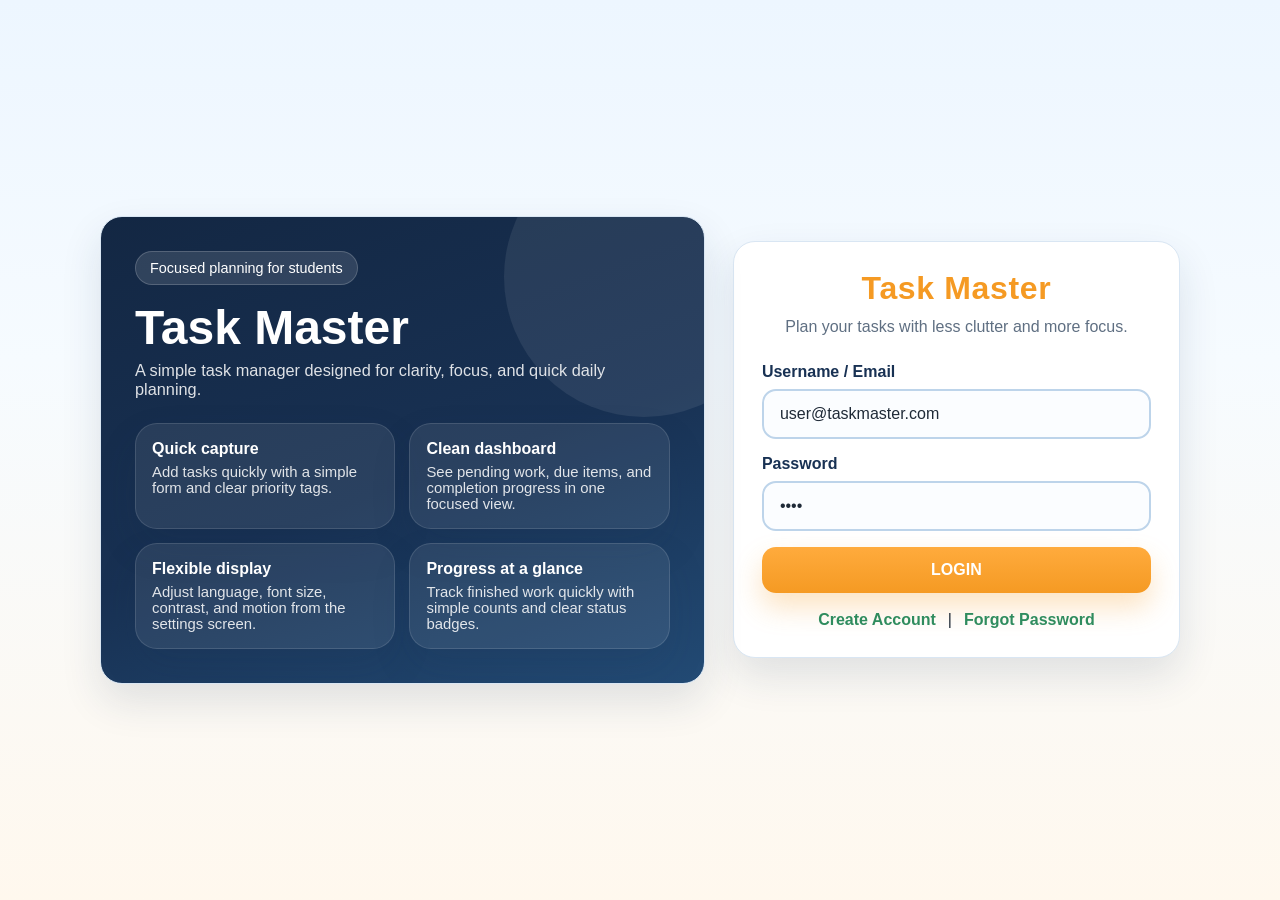
<file: index.html>
<!DOCTYPE html>
<html>
<head>
    <meta charset="UTF-8">
    <meta name="viewport" content="width=device-width, initial-scale=1.0">
    <title>Task Master Login</title>
    <link rel="stylesheet" href="style.css">
</head>
<body>
    <div class="page-shell">
        <div class="auth-wrap">
            <section class="hero-card">
                <div class="hero-badge">Focused planning for students</div>
                <h1>Task Master</h1>
                <p>A simple task manager designed for clarity, focus, and quick daily planning.</p>
                <div class="hero-grid">
                    <div class="mini-card">
                        <h3>Quick capture</h3>
                        <p>Add tasks quickly with a simple form and clear priority tags.</p>
                    </div>
                    <div class="mini-card">
                        <h3>Clean dashboard</h3>
                        <p>See pending work, due items, and completion progress in one focused view.</p>
                    </div>
                    <div class="mini-card">
                        <h3>Flexible display</h3>
                        <p>Adjust language, font size, contrast, and motion from the settings screen.</p>
                    </div>
                    <div class="mini-card">
                        <h3>Progress at a glance</h3>
                        <p>Track finished work quickly with simple counts and clear status badges.</p>
                    </div>
                </div>
            </section>
            <section class="auth-card">
                <div class="auth-top">
                    <h2 class="brand">Task Master</h2>
                    <p class="tagline">Plan your tasks with less clutter and more focus.</p>
                </div>
                <form id="loginForm">
                    <div class="field">
                        <label>Username / Email</label>
                        <input type="email" name="email" value="user@taskmaster.com" required>
                    </div>
                    <div class="field">
                        <label>Password</label>
                        <input type="password" name="password" value="1234" required>
                    </div>
                    <button class="btn" type="submit">LOGIN</button>
                </form>
                <div class="links-row">
                    <a href="signup.html">Create Account</a>
                    <span>|</span>
                    <a href="forgot-password.html">Forgot Password</a>
                </div>
            </section>
        </div>
    </div>
    <script src="app.js"></script>
</body>
</html>
</file>
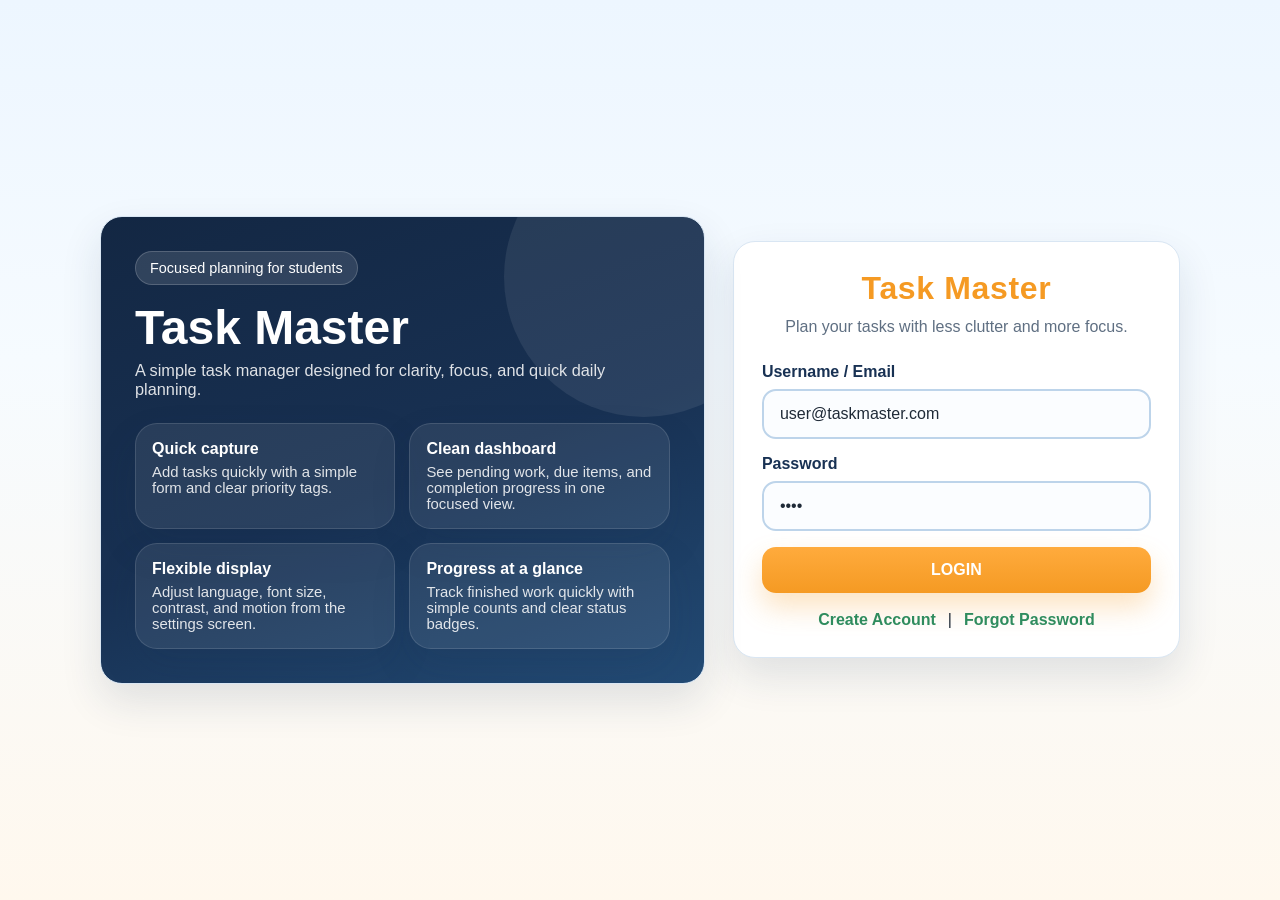
<file: add-task.html>
<!DOCTYPE html>
<html>
<head>
    <meta charset="UTF-8">
    <meta name="viewport" content="width=device-width, initial-scale=1.0">
    <title>Add Task</title>
    <link rel="stylesheet" href="style.css">
</head>
<body data-page="add-task">
    <div class="app-layout">
        <aside class="sidebar">
            <h1 class="brand">Task Master</h1>
            <p>Stay on top of your tasks with a simpler workflow.</p>
            <nav class="nav-list">
                <a class="nav-link" href="dashboard.html">◉ <span data-word="dashboard"></span></a>
                <a class="nav-link active" href="add-task.html">＋ <span data-word="addTask"></span></a>
                <a class="nav-link" href="progress.html">▣ <span data-word="progress"></span></a>
                <a class="nav-link" href="settings.html">⚙ <span data-word="settings"></span></a>
                <a class="nav-link" href="#" data-logout>↩ <span data-word="logout"></span></a>
            </nav>
        </aside>

        <main class="content">
            <div class="topbar">
                <div>
                    <h1 class="page-title" data-word="addTaskTitle"></h1>
                    <p class="page-subtitle">Fill only the fields needed and save the task in one step.</p>
                </div>
                <div class="pill notes-only">Recognition over recall • visible labels</div>
            </div>

            <div class="two-col notes-layout">
                <section class="main-card" id="demoRecognitionForm">
                    <form id="taskForm">
                        <div class="field">
                            <label data-word="taskTitle"></label>
                            <input type="text" name="title" placeholder="Prepare HCI viva points">
                        </div>
                        <div class="two-col">
                            <div class="field">
                                <label data-word="category"></label>
                                <select name="category">
                                    <option value="Study">Study</option>
                                    <option value="Project">Project</option>
                                    <option value="Personal">Personal</option>
                                    <option value="Health">Health</option>
                                </select>
                            </div>
                            <div class="field">
                                <label data-word="priority"></label>
                                <select name="priority">
                                    <option value="Low">Low</option>
                                    <option value="Medium" selected>Medium</option>
                                    <option value="High">High</option>
                                </select>
                            </div>
                        </div>
                        <div class="two-col">
                            <div class="field">
                                <label data-word="dueDate"></label>
                                <input type="date" name="date">
                            </div>
                            <div class="field">
                                <label data-word="dueTime"></label>
                                <input type="time" name="time">
                            </div>
                        </div>
                        <div class="field">
                            <label data-word="description"></label>
                            <textarea name="description" placeholder="Keep the task description short and easy to scan."></textarea>
                        </div>
                        <div class="split-row" id="demoFittsActions">
                            <a class="ghost-btn" href="dashboard.html">Back to Dashboard</a>
                            <button class="btn inline" type="submit" data-word="saveTask"></button>
                        </div>
                    </form>
                </section>
                <div class="right-stack notes-only">
                    <section class="note-card">
                        <h3 data-word="principleMap"></h3>
                        <ul>
                            <li><strong>Minimalist design:</strong> no extra fields are shown during primary task entry.</li>
                            <li><strong>Good mapping:</strong> date, time, and priority are grouped together in a logical order.</li>
                            <li><strong>Large targets:</strong> save and navigation buttons are clearly separated.</li>
                            <li><strong>Error prevention:</strong> required fields avoid half-finished task entries.</li>
                        </ul>
                    </section>
                    <section class="section-card">
                        <div class="section-head"><h3 data-word="peerTest"></h3></div>
                        <p class="small" data-word="peerText"></p>
                    </section>
                </div>
            </div>
        </main>
    </div>
    <script src="app.js"></script>
</body>
</html>
</file>
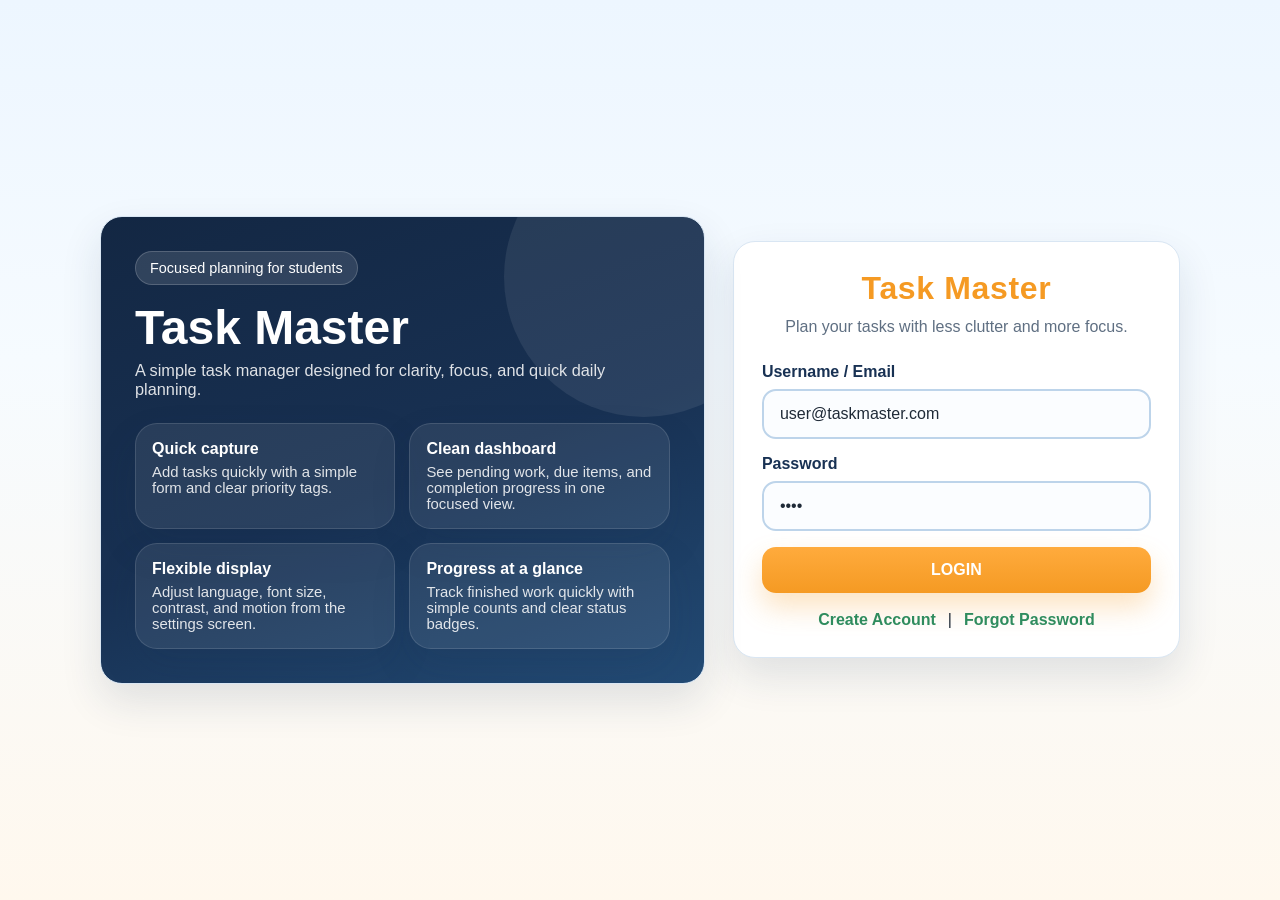
<file: dashboard.html>
<!DOCTYPE html>
<html>
<head>
    <meta charset="UTF-8">
    <meta name="viewport" content="width=device-width, initial-scale=1.0">
    <title>Dashboard</title>
    <link rel="stylesheet" href="style.css">
</head>
<body data-page="dashboard">
    <div class="app-layout">
        <aside class="sidebar">
            <h1 class="brand">Task Master</h1>
            <p>Stay on top of your tasks with a simpler workflow.</p>
            <nav class="nav-list">
                <a class="nav-link active" href="dashboard.html">◉ <span data-word="dashboard"></span></a>
                <a class="nav-link" href="add-task.html">＋ <span data-word="addTask"></span></a>
                <a class="nav-link" href="progress.html">▣ <span data-word="progress"></span></a>
                <a class="nav-link" href="settings.html">⚙ <span data-word="settings"></span></a>
                <a class="nav-link" href="#" data-logout>↩ <span data-word="logout"></span></a>
            </nav>
        </aside>

        <main class="content">
            <div class="topbar">
                <div>
                    <h1 class="page-title" id="welcomeName"></h1>
                    <p class="page-subtitle" data-word="todaysFocus"></p>
                </div>
                <div class="topbar-tools">
                    <a class="ghost-btn" href="add-task.html" id="demoFittsAddTask">+ <span data-word="addTask"></span></a>
                    <div class="pill notes-only">Simple workflow • clear hierarchy</div>
                </div>
            </div>

            <div class="metrics-grid" id="demoFeedbackMetrics">
                <div class="metric-card"><h3 data-word="totalTasks"></h3><strong id="countTotal">0</strong><span>All tasks in one place</span></div>
                <div class="metric-card"><h3 data-word="pending"></h3><strong id="countPending">0</strong><span>Tasks waiting to be done</span></div>
                <div class="metric-card"><h3 data-word="completed"></h3><strong id="countCompleted">0</strong><span>Finished tasks so far</span></div>
                <div class="metric-card"><h3 data-word="highPriority"></h3><strong id="countHigh">0</strong><span>Tasks needing quick attention</span></div>
            </div>

            <div class="grid-main">
                <section class="main-card" id="demoConsistencyPanel">
                    <div class="section-head">
                        <h2 data-word="dashboard"></h2>
                        <div class="tabs" id="demoHickTabs">
                            <button class="tab-btn active" data-filter="all" data-word="allTasks"></button>
                            <button class="tab-btn" data-filter="due" data-word="dueSoon"></button>
                            <button class="tab-btn" data-filter="done" data-word="done"></button>
                        </div>
                    </div>
                    <div id="taskList" class="task-list"></div>
                </section>

                <div class="right-stack">
                    <section class="note-card notes-only" id="demoDesignNotesCard">
                        <h3 data-word="whyThisWorks"></h3>
                        <ul>
                            <li>Layout stays consistent across screens so actions feel predictable.</li>
                            <li>Important controls are always visible and easy to understand.</li>
                            <li>Only a few task views are shown at a time to avoid overload.</li>
                            <li>Main actions are easy to reach for quick interaction.</li>
                        </ul>
                    </section>
                    <section class="section-card">
                        <div class="section-head"><h3 data-word="dueSoon"></h3></div>
                        <div id="dueSoonList" class="feedback-box"></div>
                    </section>
                </div>
            </div>
        </main>
    </div>
    <script src="app.js"></script>
</body>
</html>
</file>
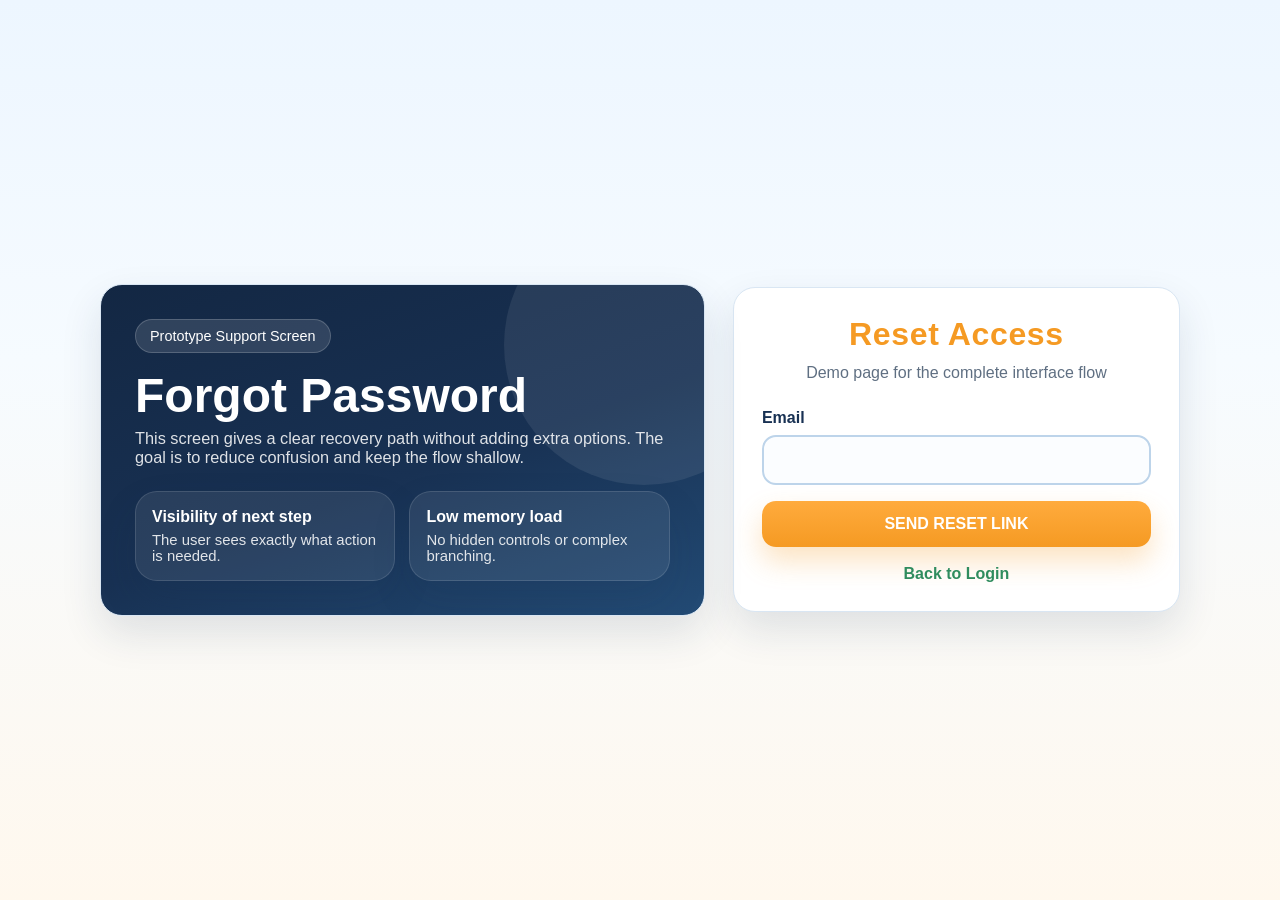
<file: forgot-password.html>
<!DOCTYPE html>
<html>
<head>
    <meta charset="UTF-8">
    <meta name="viewport" content="width=device-width, initial-scale=1.0">
    <title>Forgot Password</title>
    <link rel="stylesheet" href="style.css">
</head>
<body>
    <div class="page-shell">
        <div class="auth-wrap">
            <section class="hero-card">
                <div class="hero-badge">Prototype Support Screen</div>
                <h1>Forgot Password</h1>
                <p>This screen gives a clear recovery path without adding extra options. The goal is to reduce confusion and keep the flow shallow.</p>
                <div class="hero-grid">
                    <div class="mini-card">
                        <h3>Visibility of next step</h3>
                        <p>The user sees exactly what action is needed.</p>
                    </div>
                    <div class="mini-card">
                        <h3>Low memory load</h3>
                        <p>No hidden controls or complex branching.</p>
                    </div>
                </div>
            </section>
            <section class="auth-card">
                <div class="auth-top">
                    <h2 class="brand">Reset Access</h2>
                    <p class="tagline">Demo page for the complete interface flow</p>
                </div>
                <form id="forgotForm">
                    <div class="field">
                        <label>Email</label>
                        <input type="email" name="email" required>
                    </div>
                    <button class="btn" type="submit">SEND RESET LINK</button>
                </form>
                <div class="links-row">
                    <a href="index.html">Back to Login</a>
                </div>
            </section>
        </div>
    </div>
    <script src="app.js"></script>
</body>
</html>
</file>
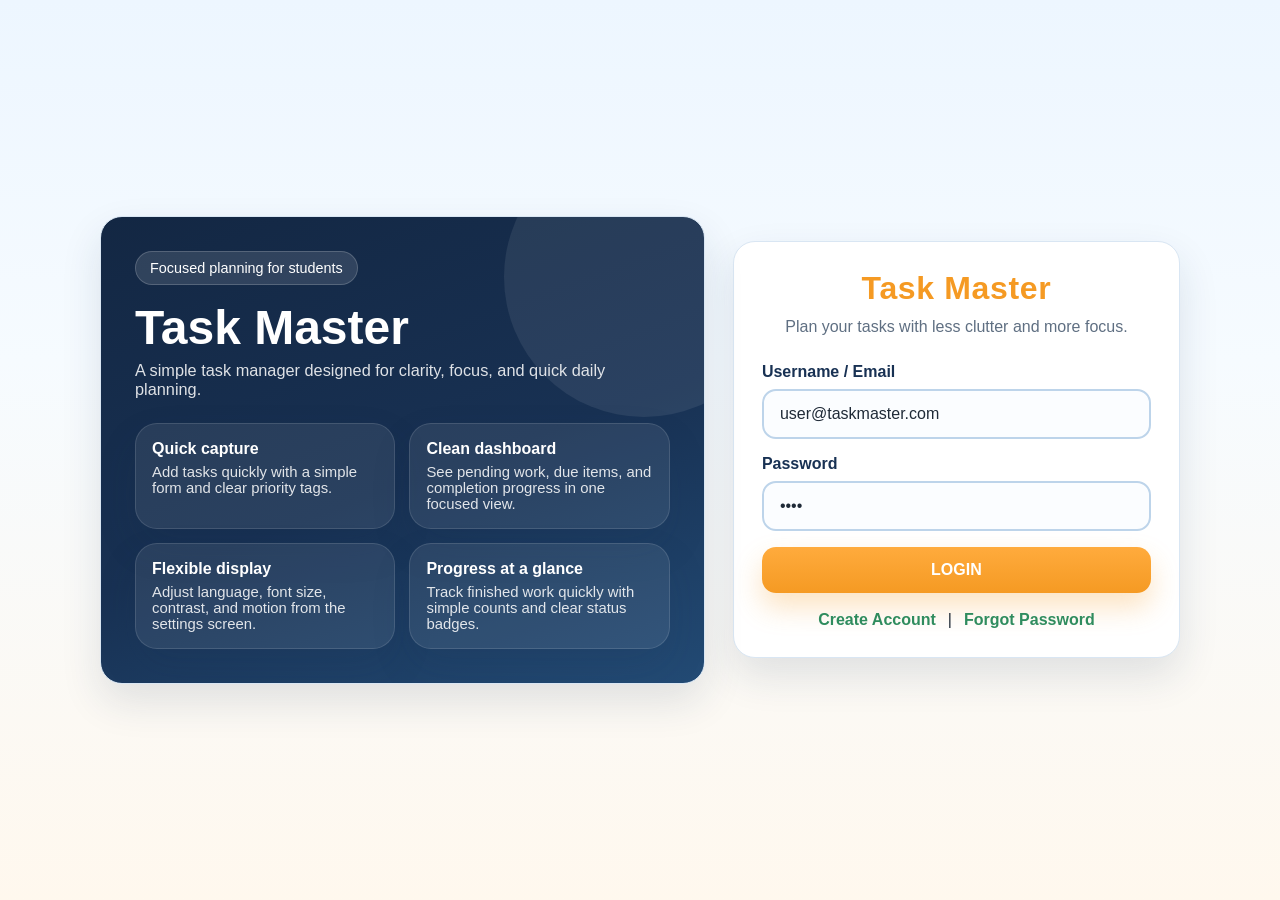
<file: progress.html>
<!DOCTYPE html>
<html>
<head>
    <meta charset="UTF-8">
    <meta name="viewport" content="width=device-width, initial-scale=1.0">
    <title>Progress</title>
    <link rel="stylesheet" href="style.css">
</head>
<body data-page="progress">
    <div class="app-layout">
        <aside class="sidebar">
            <h1 class="brand">Task Master</h1>
            <p>Stay on top of your tasks with a simpler workflow.</p>
            <nav class="nav-list">
                <a class="nav-link" href="dashboard.html">◉ <span data-word="dashboard"></span></a>
                <a class="nav-link" href="add-task.html">＋ <span data-word="addTask"></span></a>
                <a class="nav-link active" href="progress.html">▣ <span data-word="progress"></span></a>
                <a class="nav-link" href="settings.html">⚙ <span data-word="settings"></span></a>
                <a class="nav-link" href="#" data-logout>↩ <span data-word="logout"></span></a>
            </nav>
        </aside>

        <main class="content">
            <div class="topbar">
                <div>
                    <h1 class="page-title" data-word="progressTitle"></h1>
                    <p class="page-subtitle">Track completion clearly with one visual summary.</p>
                </div>
                <div class="pill notes-only">Status visibility • simple analytics</div>
            </div>

            <div class="two-col">
                <section class="main-card center" id="demoProgressStatus">
                    <div id="progressRing" class="progress-ring" style="--fill: 0deg;"><span>0%</span></div>
                    <div class="cards-grid">
                        <div class="metric-card"><h3>Total</h3><strong id="progressTotal">0</strong></div>
                        <div class="metric-card"><h3>Completed</h3><strong id="progressCompleted">0</strong></div>
                        <div class="metric-card"><h3>Pending</h3><strong id="progressPending">0</strong></div>
                        <div class="metric-card"><h3>High Priority</h3><strong id="progressHigh">0</strong></div>
                    </div>
                </section>
                <section class="section-card">
                    <div class="section-head"><h3>Task distribution</h3></div>
                    <div class="bar-wrap">
                        <div class="bar-row"><strong>Completed</strong><div class="bar"><div id="barCompleted"></div></div><span id="barCompletedText">0%</span></div>
                        <div class="bar-row"><strong>Pending</strong><div class="bar"><div id="barPending"></div></div><span id="barPendingText">0%</span></div>
                        <div class="bar-row"><strong>High priority</strong><div class="bar"><div id="barHigh"></div></div><span id="barHighText">0%</span></div>
                    </div>
                </section>
            </div>

            <div class="two-col notes-only" style="margin-top: 18px;">
                <section class="note-card">
                    <h3 data-word="topFeedback"></h3>
                    <div class="feedback-box">
                        <div class="feedback-item"><strong>Understanding the interface</strong><span>Very Easy / Easy</span></div>
                        <div class="feedback-item"><strong>Adding a new task</strong><span>Very Easy / Easy</span></div>
                        <div class="feedback-item"><strong>Dashboard clarity</strong><span>Very Easy / Easy</span></div>
                        <div class="feedback-item"><strong>Overall usability</strong><span>Excellent / Good</span></div>
                    </div>
                </section>
                <section class="note-card">
                    <h3>How this supports the report</h3>
                    <ul>
                        <li>Shows visible completion rate for system status.</li>
                        <li>Supports the progress screen already present in the prototype and PPT.</li>
                        <li>Lets us explain feedback-driven refinement using a clear visual summary.</li>
                    </ul>
                </section>
            </div>
        </main>
    </div>
    <script src="app.js"></script>
</body>
</html>
</file>
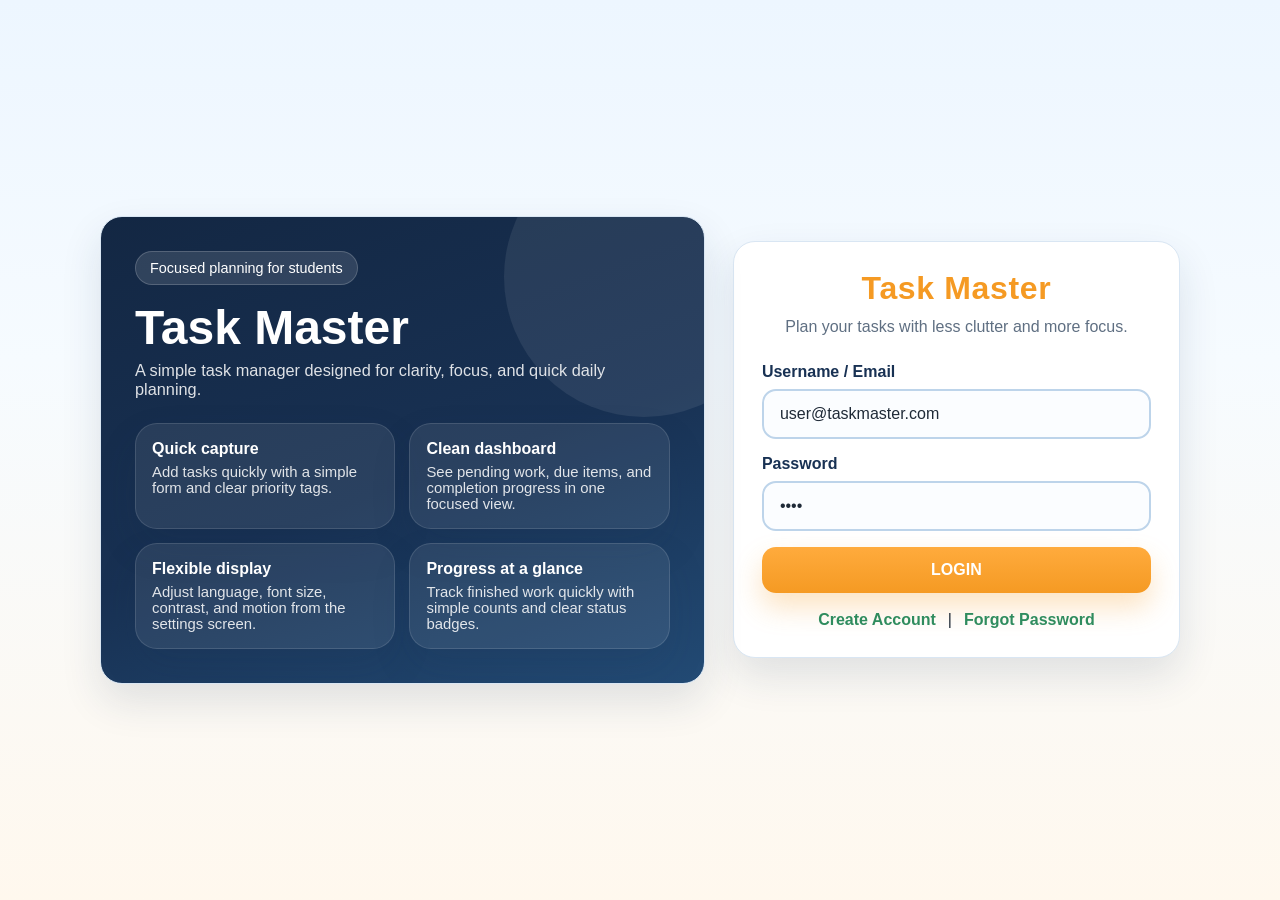
<file: settings.html>
<!DOCTYPE html>
<html>
<head>
    <meta charset="UTF-8">
    <meta name="viewport" content="width=device-width, initial-scale=1.0">
    <title>Settings</title>
    <link rel="stylesheet" href="style.css">
</head>
<body data-page="settings">
    <div class="app-layout">
        <aside class="sidebar">
            <h1 class="brand">Task Master</h1>
            <p>Stay on top of your tasks with a simpler workflow.</p>
            <nav class="nav-list">
                <a class="nav-link" href="dashboard.html">◉ <span data-word="dashboard"></span></a>
                <a class="nav-link" href="add-task.html">＋ <span data-word="addTask"></span></a>
                <a class="nav-link" href="progress.html">▣ <span data-word="progress"></span></a>
                <a class="nav-link active" href="settings.html">⚙ <span data-word="settings"></span></a>
                <a class="nav-link" href="#" data-logout>↩ <span data-word="logout"></span></a>
            </nav>
        </aside>

        <main class="content">
            <div class="topbar">
                <div>
                    <h1 class="page-title" data-word="settingsTitle"></h1>
                    <p class="page-subtitle">One place for language, font size, contrast, motion, and layout preferences.</p>
                </div>
                <div class="pill notes-only">Accessibility mode • inclusive interaction</div>
            </div>

            <form id="settingsForm" class="settings-grid">
                <section class="settings-card">
                    <h3>Display</h3>
                    <div class="field">
                        <label data-word="language"></label>
                        <select id="language" name="language">
                            <option value="en">English</option>
                            <option value="ta">Tamil</option>
                            <option value="hi">Hindi</option>
                        </select>
                    </div>
                    <div class="field">
                        <label data-word="fontSize"></label>
                        <select id="fontSize" name="fontSize">
                            <option value="15">Small</option>
                            <option value="16">Normal</option>
                            <option value="18">Large</option>
                            <option value="20">Extra Large</option>
                        </select>
                    </div>
                    <button class="btn" type="submit" data-word="saveChanges"></button>
                </section>
                <section class="settings-card" id="demoUniversalDesign">
                    <h3>Accessibility</h3>
                    <div class="switch-row">
                        <div><strong data-word="highContrast"></strong><span>Improves readability and visibility.</span></div>
                        <input id="contrast" name="contrast" type="checkbox">
                    </div>
                    <div class="switch-row">
                        <div><strong data-word="reduceMotion"></strong><span>Removes movement for comfort.</span></div>
                        <input id="reduceMotion" name="reduceMotion" type="checkbox">
                    </div>
                    <div class="switch-row">
                        <div><strong data-word="simpleMode"></strong><span>Keeps the layout visually lighter.</span></div>
                        <input id="simpleMode" name="simpleMode" type="checkbox">
                    </div>
                    <div class="switch-row demo-switch-row">
                        <div><strong>Show design notes</strong><span>Turns on the explanation view used during class demonstration.</span></div>
                        <input id="showNotes" name="showNotes" type="checkbox">
                    </div>
                    <div class="demo-tools" id="demoTools">
                        <button type="button" class="btn secondary inline" id="openPrincipleMap">Show principles</button>
                    </div>
                </section>
            </form>

            <div class="two-col notes-only" style="margin-top: 18px;">
                <section class="note-card">
                    <h3>Principles shown here</h3>
                    <ul>
                        <li><strong>Universal design:</strong> settings support different readability needs.</li>
                        <li><strong>User control:</strong> preferences can be changed without affecting the main flow.</li>
                        <li><strong>Consistency:</strong> controls use the same styling and spacing as every other screen.</li>
                    </ul>
                </section>
                <section class="note-card">
                    <h3>Feedback applied</h3>
                    <ul>
                        <li>Simple layout options were added after peer feedback about visual comfort.</li>
                        <li>Language support was fixed to demonstrate inclusive design more clearly.</li>
                        <li>All accessibility controls were grouped in one screen to avoid confusion.</li>
                    </ul>
                </section>
            </div>
        </main>
    </div>

    <div class="demo-modal" id="principleModal" aria-hidden="true">
        <div class="demo-modal-backdrop" data-close-demo></div>
        <div class="demo-modal-panel">
            <div class="demo-modal-head">
                <h3>Show implemented principles</h3>
                <button type="button" class="icon-btn" data-close-demo>×</button>
            </div>
            <p class="small">Pick a principle and the app will open the screen where it is demonstrated with highlights and arrows.</p>
            <div class="principle-list">
                <button type="button" class="principle-item" data-principle="Hick's Law">
                    <strong>Hick's Law</strong>
                    <span>Dashboard task views are limited to three quick filters.</span>
                </button>
                <button type="button" class="principle-item" data-principle="Fitts' Law">
                    <strong>Fitts' Law</strong>
                    <span>Primary add-task and save actions are large and easy to reach.</span>
                </button>
                <button type="button" class="principle-item" data-principle="Recognition over Recall">
                    <strong>Recognition over Recall</strong>
                    <span>Task entry uses visible labels and grouped controls.</span>
                </button>
                <button type="button" class="principle-item" data-principle="Consistency">
                    <strong>Consistency</strong>
                    <span>Navigation, spacing, and cards repeat across screens.</span>
                </button>
                <button type="button" class="principle-item" data-principle="Feedback">
                    <strong>Feedback</strong>
                    <span>Dashboard counts and progress visuals show system status.</span>
                </button>
                <button type="button" class="principle-item" data-principle="Universal Design">
                    <strong>Universal Design</strong>
                    <span>Accessibility controls support different users from one screen.</span>
                </button>
            </div>
        </div>
    </div>

    <script src="app.js"></script>
</body>
</html>
</file>
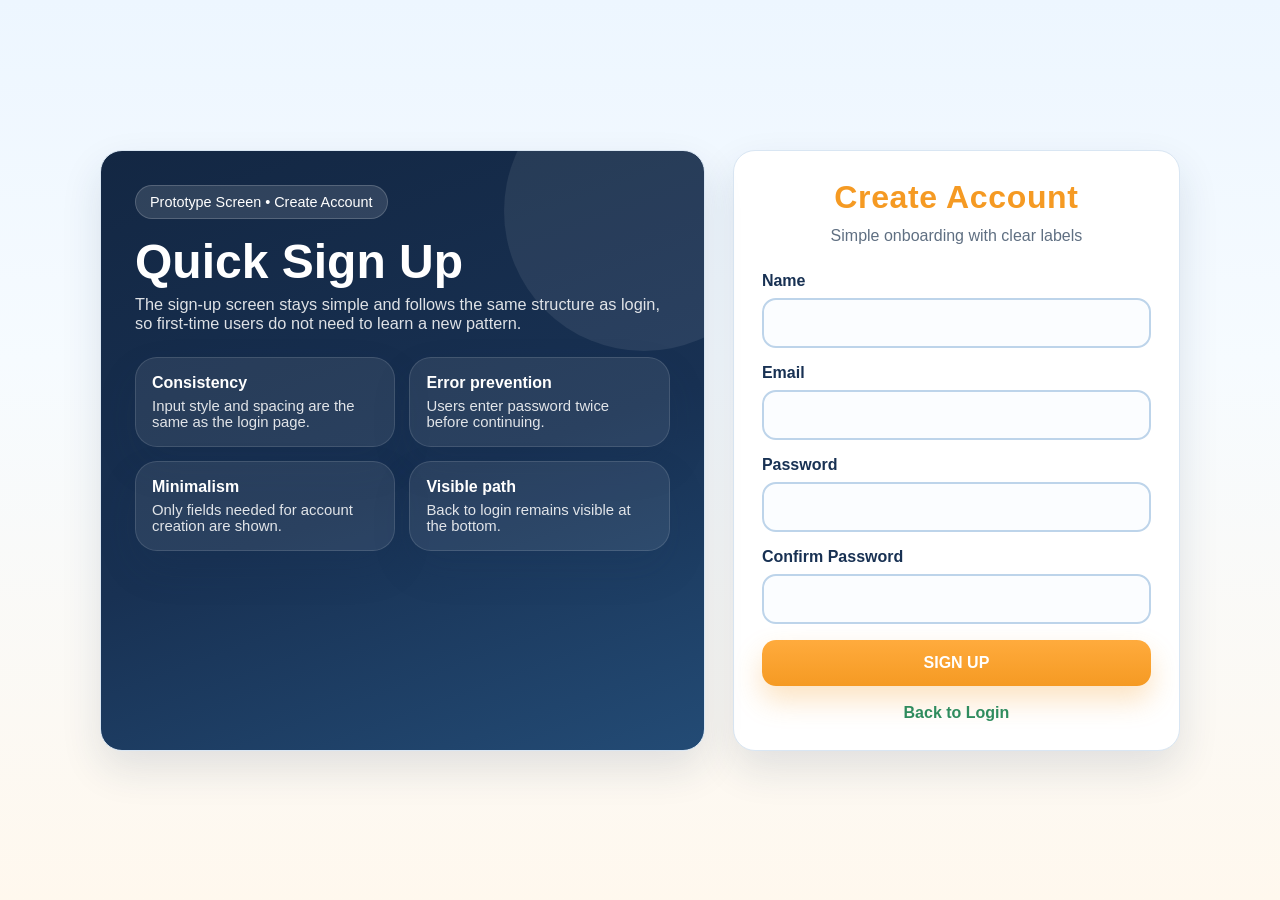
<file: signup.html>
<!DOCTYPE html>
<html>
<head>
    <meta charset="UTF-8">
    <meta name="viewport" content="width=device-width, initial-scale=1.0">
    <title>Create Account</title>
    <link rel="stylesheet" href="style.css">
</head>
<body>
    <div class="page-shell">
        <div class="auth-wrap">
            <section class="hero-card">
                <div class="hero-badge">Prototype Screen • Create Account</div>
                <h1>Quick Sign Up</h1>
                <p>The sign-up screen stays simple and follows the same structure as login, so first-time users do not need to learn a new pattern.</p>
                <div class="hero-grid">
                    <div class="mini-card">
                        <h3>Consistency</h3>
                        <p>Input style and spacing are the same as the login page.</p>
                    </div>
                    <div class="mini-card">
                        <h3>Error prevention</h3>
                        <p>Users enter password twice before continuing.</p>
                    </div>
                    <div class="mini-card">
                        <h3>Minimalism</h3>
                        <p>Only fields needed for account creation are shown.</p>
                    </div>
                    <div class="mini-card">
                        <h3>Visible path</h3>
                        <p>Back to login remains visible at the bottom.</p>
                    </div>
                </div>
            </section>
            <section class="auth-card">
                <div class="auth-top">
                    <h2 class="brand">Create Account</h2>
                    <p class="tagline">Simple onboarding with clear labels</p>
                </div>
                <form id="signupForm">
                    <div class="field">
                        <label>Name</label>
                        <input type="text" name="name" required>
                    </div>
                    <div class="field">
                        <label>Email</label>
                        <input type="email" name="email" required>
                    </div>
                    <div class="field">
                        <label>Password</label>
                        <input type="password" name="password" required>
                    </div>
                    <div class="field">
                        <label>Confirm Password</label>
                        <input type="password" name="confirmPassword" required>
                    </div>
                    <button class="btn" type="submit">SIGN UP</button>
                </form>
                <div class="links-row">
                    <a href="index.html">Back to Login</a>
                </div>
            </section>
        </div>
    </div>
    <script src="app.js"></script>
</body>
</html>
</file>
<file: style.css>
:root {
    --bg: #eef5fb;
    --bg-soft: #f7fbff;
    --card: #ffffff;
    --navy: #183153;
    --navy-2: #23466f;
    --accent: #f59a23;
    --accent-soft: #ffe2b7;
    --green: #2e9d69;
    --red: #d45454;
    --yellow: #c98a13;
    --blue-soft: #d9ebff;
    --text: #1f2a37;
    --muted: #5f6f82;
    --line: #d9e6f3;
    --shadow: 0 18px 40px rgba(24, 49, 83, 0.12);
    --radius: 22px;
    --radius-sm: 14px;
    --font-size: 16px;
}

* {
    box-sizing: border-box;
}

html {
    font-size: var(--font-size);
    scroll-behavior: smooth;
}

body {
    margin: 0;
    font-family: Arial, Helvetica, sans-serif;
    background: linear-gradient(180deg, #edf6ff 0%, #f6fbff 40%, #fff8ee 100%);
    color: var(--text);
}

body.contrast {
    --bg: #ffffff;
    --bg-soft: #ffffff;
    --card: #ffffff;
    --navy: #000000;
    --navy-2: #111111;
    --accent: #ff8c00;
    --accent-soft: #fff1d6;
    --green: #0b7a43;
    --red: #b00020;
    --yellow: #8a5a00;
    --blue-soft: #e6f2ff;
    --text: #000000;
    --muted: #1c1c1c;
    --line: #000000;
    --shadow: 0 0 0 rgba(0, 0, 0, 0);
}

body.reduce-motion *, body.reduce-motion *::before, body.reduce-motion *::after {
    transition: none !important;
    animation: none !important;
}

a {
    color: var(--navy);
    text-decoration: none;
}

button, input, select, textarea {
    font: inherit;
}

.page-shell {
    min-height: 100vh;
    display: grid;
    place-items: center;
    padding: 28px;
}

.auth-wrap {
    width: 100%;
    max-width: 1080px;
    display: grid;
    grid-template-columns: 1.15fr 0.85fr;
    gap: 28px;
    align-items: stretch;
}

.hero-card, .panel, .auth-card, .main-card, .task-card, .metric-card, .section-card, .mini-card, .note-card, .settings-card {
    background: var(--card);
    border-radius: var(--radius);
    box-shadow: var(--shadow);
    border: 1px solid var(--line);
}

.hero-card {
    background: linear-gradient(160deg, #132743 0%, #183153 55%, #234b75 100%);
    color: white;
    padding: 34px;
    position: relative;
    overflow: hidden;
}

.hero-card::after {
    content: "";
    position: absolute;
    width: 280px;
    height: 280px;
    right: -80px;
    top: -80px;
    border-radius: 50%;
    background: rgba(255, 255, 255, 0.08);
}

.hero-badge {
    display: inline-block;
    padding: 8px 14px;
    border-radius: 999px;
    background: rgba(255, 255, 255, 0.12);
    border: 1px solid rgba(255, 255, 255, 0.18);
    font-size: 0.9rem;
    margin-bottom: 18px;
}

.hero-card h1 {
    font-size: 3rem;
    margin: 0 0 8px;
    line-height: 1.05;
}

.hero-card p {
    color: rgba(255, 255, 255, 0.86);
    font-size: 1.02rem;
    margin: 0 0 18px;
    max-width: 580px;
}

.hero-grid {
    display: grid;
    grid-template-columns: repeat(2, minmax(0, 1fr));
    gap: 14px;
    margin-top: 24px;
}

.mini-card {
    background: rgba(255, 255, 255, 0.08);
    border: 1px solid rgba(255, 255, 255, 0.12);
    padding: 16px;
}

.mini-card h3 {
    margin: 0 0 6px;
    font-size: 1rem;
}

.mini-card p {
    margin: 0;
    font-size: 0.93rem;
}

.auth-card {
    padding: 28px;
    align-self: center;
}

.auth-top {
    text-align: center;
    margin-bottom: 24px;
}

.brand {
    font-size: 2rem;
    margin: 0;
    color: var(--accent);
    font-weight: 800;
    letter-spacing: 0.02em;
}

.tagline {
    margin: 8px 0 0;
    color: var(--muted);
    line-height: 1.5;
}

.field {
    display: grid;
    gap: 8px;
    margin-bottom: 16px;
}

.field label {
    font-weight: 700;
    color: var(--navy);
}

.field input, .field select, .field textarea {
    width: 100%;
    border: 2px solid #bdd4ea;
    background: #fbfdff;
    border-radius: 14px;
    padding: 14px 16px;
    color: var(--text);
}

.field textarea {
    min-height: 120px;
    resize: vertical;
}

.field input:focus, .field select:focus, .field textarea:focus {
    outline: none;
    border-color: var(--accent);
    box-shadow: 0 0 0 4px rgba(245, 154, 35, 0.14);
}

.btn, .ghost-btn, .chip, .tab-btn {
    border: 0;
    cursor: pointer;
    transition: transform 0.18s ease, box-shadow 0.18s ease, background 0.18s ease;
}

.btn:hover, .ghost-btn:hover, .chip:hover, .tab-btn:hover {
    transform: translateY(-1px);
}

.btn {
    width: 100%;
    padding: 14px 18px;
    border-radius: 14px;
    background: linear-gradient(180deg, #ffab3d 0%, #f59a23 100%);
    color: #fff;
    font-weight: 800;
    box-shadow: 0 14px 28px rgba(245, 154, 35, 0.28);
}

.btn.secondary {
    background: linear-gradient(180deg, #21466f 0%, #183153 100%);
    box-shadow: 0 14px 28px rgba(24, 49, 83, 0.22);
}

.btn.inline {
    width: auto;
}

.ghost-btn {
    padding: 12px 16px;
    border-radius: 14px;
    background: var(--bg-soft);
    color: var(--navy);
    border: 1px solid var(--line);
    font-weight: 700;
}

.links-row, .inline-row, .split-row {
    display: flex;
    align-items: center;
    justify-content: space-between;
    gap: 12px;
    flex-wrap: wrap;
}

.links-row {
    margin-top: 18px;
    justify-content: center;
}

.links-row a {
    color: #2f8c5e;
    font-weight: 700;
}

.check-row {
    display: flex;
    align-items: center;
    gap: 10px;
    margin: 14px 0 4px;
    color: var(--muted);
}

.app-layout {
    min-height: 100vh;
    display: grid;
    grid-template-columns: 270px 1fr;
}

.sidebar {
    background: linear-gradient(180deg, #142742 0%, #173152 100%);
    color: white;
    padding: 24px 18px;
    position: sticky;
    top: 0;
    height: 100vh;
}

.sidebar .brand {
    color: white;
    font-size: 1.8rem;
}

.sidebar p {
    color: rgba(255,255,255,0.76);
    line-height: 1.5;
}

.nav-list {
    display: grid;
    gap: 10px;
    margin: 28px 0;
}

.nav-link {
    display: flex;
    align-items: center;
    gap: 12px;
    padding: 14px 16px;
    border-radius: 16px;
    color: rgba(255,255,255,0.86);
    font-weight: 700;
}

.nav-link.active, .nav-link:hover {
    background: rgba(160, 218, 255, 0.16);
    color: white;
}

.sidebar-note {
    margin-top: auto;
    padding: 16px;
    border-radius: 18px;
    background: rgba(255,255,255,0.08);
    border: 1px solid rgba(255,255,255,0.12);
}

.content {
    padding: 28px;
}

.topbar {
    display: flex;
    justify-content: space-between;
    gap: 18px;
    align-items: center;
    margin-bottom: 22px;
}

.page-title {
    margin: 0;
    font-size: 2rem;
    color: var(--navy);
}

.page-subtitle {
    margin: 6px 0 0;
    color: var(--muted);
}

.topbar-tools {
    display: flex;
    gap: 12px;
    align-items: center;
    flex-wrap: wrap;
}

.pill {
    padding: 10px 14px;
    border-radius: 999px;
    background: var(--card);
    border: 1px solid var(--line);
    color: var(--navy);
    font-weight: 700;
}

.grid-main {
    display: grid;
    grid-template-columns: 1.35fr 0.85fr;
    gap: 22px;
}

.metrics-grid {
    display: grid;
    grid-template-columns: repeat(4, minmax(0, 1fr));
    gap: 14px;
    margin-bottom: 18px;
}

.metric-card {
    padding: 18px;
}

.metric-card h3 {
    margin: 0;
    font-size: 0.95rem;
    color: var(--muted);
}

.metric-card strong {
    display: block;
    margin-top: 10px;
    font-size: 2rem;
    color: var(--navy);
}

.metric-card span {
    display: inline-block;
    margin-top: 8px;
    color: var(--green);
    font-weight: 700;
}

.main-card, .section-card, .settings-card {
    padding: 22px;
}

.section-head {
    display: flex;
    justify-content: space-between;
    align-items: center;
    gap: 12px;
    margin-bottom: 16px;
    flex-wrap: wrap;
}

.section-head h2, .section-head h3, .settings-card h3 {
    margin: 0;
    color: var(--navy);
}

.tabs {
    display: flex;
    gap: 10px;
    flex-wrap: wrap;
}

.tab-btn {
    padding: 10px 14px;
    border-radius: 999px;
    background: #edf4fb;
    color: var(--navy);
    font-weight: 700;
}

.tab-btn.active {
    background: var(--navy);
    color: white;
}

.task-list {
    display: grid;
    gap: 14px;
}

.task-card {
    padding: 16px;
    display: grid;
    grid-template-columns: auto 1fr auto;
    gap: 14px;
    align-items: start;
}

.task-check {
    width: 22px;
    height: 22px;
    margin-top: 4px;
    accent-color: var(--green);
}

.task-card.done {
    opacity: 0.84;
}

.task-card.done .task-name {
    text-decoration: line-through;
}

.task-name {
    margin: 0 0 6px;
    font-size: 1.05rem;
    color: var(--navy);
}

.task-desc {
    margin: 0 0 12px;
    color: var(--muted);
    line-height: 1.5;
}

.meta-row {
    display: flex;
    gap: 8px;
    flex-wrap: wrap;
}

.badge {
    display: inline-flex;
    align-items: center;
    gap: 6px;
    padding: 7px 10px;
    border-radius: 999px;
    font-size: 0.86rem;
    font-weight: 700;
}

.badge.high { background: #ffe1df; color: #b03838; }
.badge.medium { background: #fff0cf; color: #946006; }
.badge.low { background: #def7ea; color: #15734a; }
.badge.study { background: #ddecff; color: #194f96; }
.badge.personal { background: #efe3ff; color: #7245bf; }
.badge.project { background: #e3f7ff; color: #0e7490; }
.badge.health { background: #def7ea; color: #15734a; }
.badge.soon { background: #f0f5fb; color: var(--navy); }

.task-actions {
    display: flex;
    gap: 8px;
    align-items: center;
}

.icon-btn {
    width: 40px;
    height: 40px;
    border-radius: 12px;
    border: 1px solid var(--line);
    background: #fff;
    font-weight: 800;
    color: var(--navy);
}

.right-stack {
    display: grid;
    gap: 18px;
}

.note-card {
    padding: 20px;
    background: linear-gradient(180deg, #fff 0%, #fffaf2 100%);
}

.note-card h3 {
    margin: 0 0 12px;
    color: var(--navy);
}

.note-card ul {
    margin: 0;
    padding-left: 18px;
    color: var(--muted);
    line-height: 1.7;
}

.bar-wrap {
    display: grid;
    gap: 12px;
}

.bar-row {
    display: grid;
    grid-template-columns: 130px 1fr 48px;
    gap: 12px;
    align-items: center;
}

.bar {
    height: 12px;
    border-radius: 999px;
    background: #ecf3fa;
    overflow: hidden;
}

.bar > div {
    height: 100%;
    border-radius: 999px;
    background: linear-gradient(90deg, #1f6ac2 0%, #65b8ff 100%);
}

.progress-ring {
    width: 168px;
    height: 168px;
    border-radius: 50%;
    display: grid;
    place-items: center;
    margin: 4px auto 18px;
    position: relative;
    background: conic-gradient(#1f6ac2 var(--fill), #e9f2fb 0deg);
}

.progress-ring::after {
    content: "";
    width: 120px;
    height: 120px;
    border-radius: 50%;
    background: white;
    position: absolute;
}

.progress-ring span {
    position: relative;
    z-index: 1;
    font-size: 1.8rem;
    font-weight: 800;
    color: var(--navy);
}

.two-col {
    display: grid;
    grid-template-columns: 1fr 1fr;
    gap: 18px;
}

.cards-grid {
    display: grid;
    grid-template-columns: repeat(2, minmax(0, 1fr));
    gap: 16px;
}

.settings-grid {
    display: grid;
    grid-template-columns: 1fr 1fr;
    gap: 18px;
}

.settings-card .field {
    margin-bottom: 14px;
}

.switch-row {
    display: flex;
    justify-content: space-between;
    align-items: center;
    gap: 10px;
    padding: 12px 0;
    border-bottom: 1px solid var(--line);
}

.switch-row:last-child {
    border-bottom: 0;
}

.switch-row strong {
    color: var(--navy);
}

.switch-row span {
    display: block;
    color: var(--muted);
    font-size: 0.92rem;
    margin-top: 4px;
}

.empty-box {
    border: 2px dashed #c9daec;
    border-radius: 18px;
    padding: 28px;
    text-align: center;
    color: var(--muted);
    background: #fbfdff;
}

.feedback-box {
    display: grid;
    gap: 12px;
}

.feedback-item {
    display: flex;
    justify-content: space-between;
    gap: 12px;
    padding: 12px 14px;
    border-radius: 14px;
    background: #f7fbff;
    border: 1px solid var(--line);
}

.toast {
    position: fixed;
    right: 22px;
    bottom: 22px;
    padding: 14px 18px;
    border-radius: 14px;
    background: var(--navy);
    color: white;
    box-shadow: var(--shadow);
    z-index: 20;
}

.small {
    font-size: 0.92rem;
    color: var(--muted);
}

.center {
    text-align: center;
}


.floating-demo-tools {
    position: fixed;
    right: 22px;
    bottom: 22px;
    display: none;
    gap: 10px;
    align-items: center;
    flex-wrap: wrap;
    justify-content: flex-end;
    z-index: 46;
}

.floating-demo-tools.visible {
    display: flex;
}

.floating-demo-btn {
    box-shadow: 0 14px 26px rgba(24, 49, 83, 0.14);
    background: rgba(255,255,255,0.98);
}

.floating-demo-btn.exit {
    color: var(--navy);
}

.floating-demo-label {
    display: none;
    padding: 10px 14px;
    border-radius: 999px;
    background: rgba(24, 49, 83, 0.96);
    color: #ffffff;
    font-weight: 700;
    box-shadow: 0 14px 26px rgba(24, 49, 83, 0.18);
}

.floating-demo-btn:disabled {
    opacity: 0.45;
    cursor: not-allowed;
}

@media (max-width: 1080px) {
    .auth-wrap, .grid-main, .settings-grid, .two-col {
        grid-template-columns: 1fr;
    }

    .metrics-grid, .cards-grid {
        grid-template-columns: repeat(2, minmax(0, 1fr));
    }
}

@media (max-width: 820px) {
    .app-layout {
        grid-template-columns: 1fr;
    }

    .sidebar {
        height: auto;
        position: static;
    }

    .metrics-grid, .cards-grid {
        grid-template-columns: 1fr;
    }

    .bar-row {
        grid-template-columns: 1fr;
    }

    .content {
        padding: 18px;
    }
}


.notes-only {
    display: none !important;
}

body.show-notes .notes-only {
    display: block !important;
}

body.show-notes .topbar-tools .notes-only,
body.show-notes .sidebar .notes-only {
    display: block !important;
}

.notes-layout {
    grid-template-columns: 1fr;
}

body.show-notes .notes-layout {
    grid-template-columns: 1.12fr 0.88fr;
}

.demo-switch-row {
    border-bottom: 0;
    padding-bottom: 0;
}

.demo-tools {
    display: none;
    margin-top: 16px;
}

.demo-tools.visible {
    display: block;
}

.demo-modal {
    position: fixed;
    inset: 0;
    display: none;
    z-index: 50;
}

.demo-modal.open {
    display: block;
}

.demo-modal-backdrop {
    position: absolute;
    inset: 0;
    background: rgba(8, 16, 29, 0.48);
}

.demo-modal-panel {
    position: relative;
    width: min(720px, calc(100vw - 32px));
    margin: 8vh auto 0;
    background: #ffffff;
    border-radius: 24px;
    box-shadow: 0 26px 60px rgba(8, 16, 29, 0.22);
    border: 1px solid var(--line);
    padding: 22px;
}

.demo-modal-head {
    display: flex;
    justify-content: space-between;
    align-items: center;
    gap: 12px;
    margin-bottom: 10px;
}

.demo-modal-head h3 {
    margin: 0;
    color: var(--navy);
}

.principle-list {
    display: grid;
    grid-template-columns: repeat(2, minmax(0, 1fr));
    gap: 14px;
    margin-top: 18px;
}

.principle-item {
    text-align: left;
    border: 1px solid var(--line);
    background: linear-gradient(180deg, #ffffff 0%, #f8fbff 100%);
    border-radius: 18px;
    padding: 16px;
    cursor: pointer;
    color: var(--text);
    box-shadow: 0 8px 18px rgba(24, 49, 83, 0.08);
}

.principle-item strong {
    display: block;
    margin-bottom: 6px;
    color: var(--navy);
}

.principle-item span {
    display: block;
    color: var(--muted);
    line-height: 1.5;
}

.principle-item:hover {
    transform: translateY(-1px);
    border-color: #9abce0;
}

.demo-focus {
    position: relative;
    z-index: 41;
    outline: 4px solid rgba(245, 154, 35, 0.95);
    outline-offset: 6px;
    border-radius: 18px;
    box-shadow: 0 0 0 9999px rgba(7, 18, 34, 0.18);
}

.demo-overlay {
    position: absolute;
    inset: 0;
    z-index: 42;
    pointer-events: none;
}

.demo-callout {
    position: absolute;
    width: 280px;
    background: #183153;
    color: #ffffff;
    border-radius: 18px;
    padding: 14px 16px;
    box-shadow: 0 18px 40px rgba(8, 16, 29, 0.22);
    border: 1px solid rgba(255,255,255,0.12);
}

.demo-callout strong {
    display: block;
    margin-bottom: 6px;
    font-size: 1rem;
}

.demo-callout span {
    display: block;
    line-height: 1.5;
    color: rgba(255,255,255,0.88);
    font-size: 0.92rem;
}

.demo-callout::after {
    content: '';
    position: absolute;
    width: 42px;
    height: 2px;
    background: #183153;
}

.demo-callout.right::after {
    left: -42px;
    top: 28px;
}

.demo-callout.left::after {
    right: -42px;
    top: 28px;
}

.demo-callout.bottom::after {
    top: -42px;
    left: calc(50% - 1px);
    width: 2px;
    height: 42px;
}

.demo-callout.top::after {
    bottom: -42px;
    left: calc(50% - 1px);
    width: 2px;
    height: 42px;
}


.floating-demo-tools {
    position: fixed;
    right: 22px;
    bottom: 22px;
    display: none;
    gap: 10px;
    align-items: center;
    flex-wrap: wrap;
    justify-content: flex-end;
    z-index: 46;
}

.floating-demo-tools.visible {
    display: flex;
}

.floating-demo-btn {
    box-shadow: 0 14px 26px rgba(24, 49, 83, 0.14);
    background: rgba(255,255,255,0.98);
}

.floating-demo-btn.exit {
    color: var(--navy);
}

.floating-demo-label {
    display: none;
    padding: 10px 14px;
    border-radius: 999px;
    background: rgba(24, 49, 83, 0.96);
    color: #ffffff;
    font-weight: 700;
    box-shadow: 0 14px 26px rgba(24, 49, 83, 0.18);
}

.floating-demo-btn:disabled {
    opacity: 0.45;
    cursor: not-allowed;
}

@media (max-width: 1080px) {
    .principle-list {
        grid-template-columns: 1fr;
    }
}
</file>
